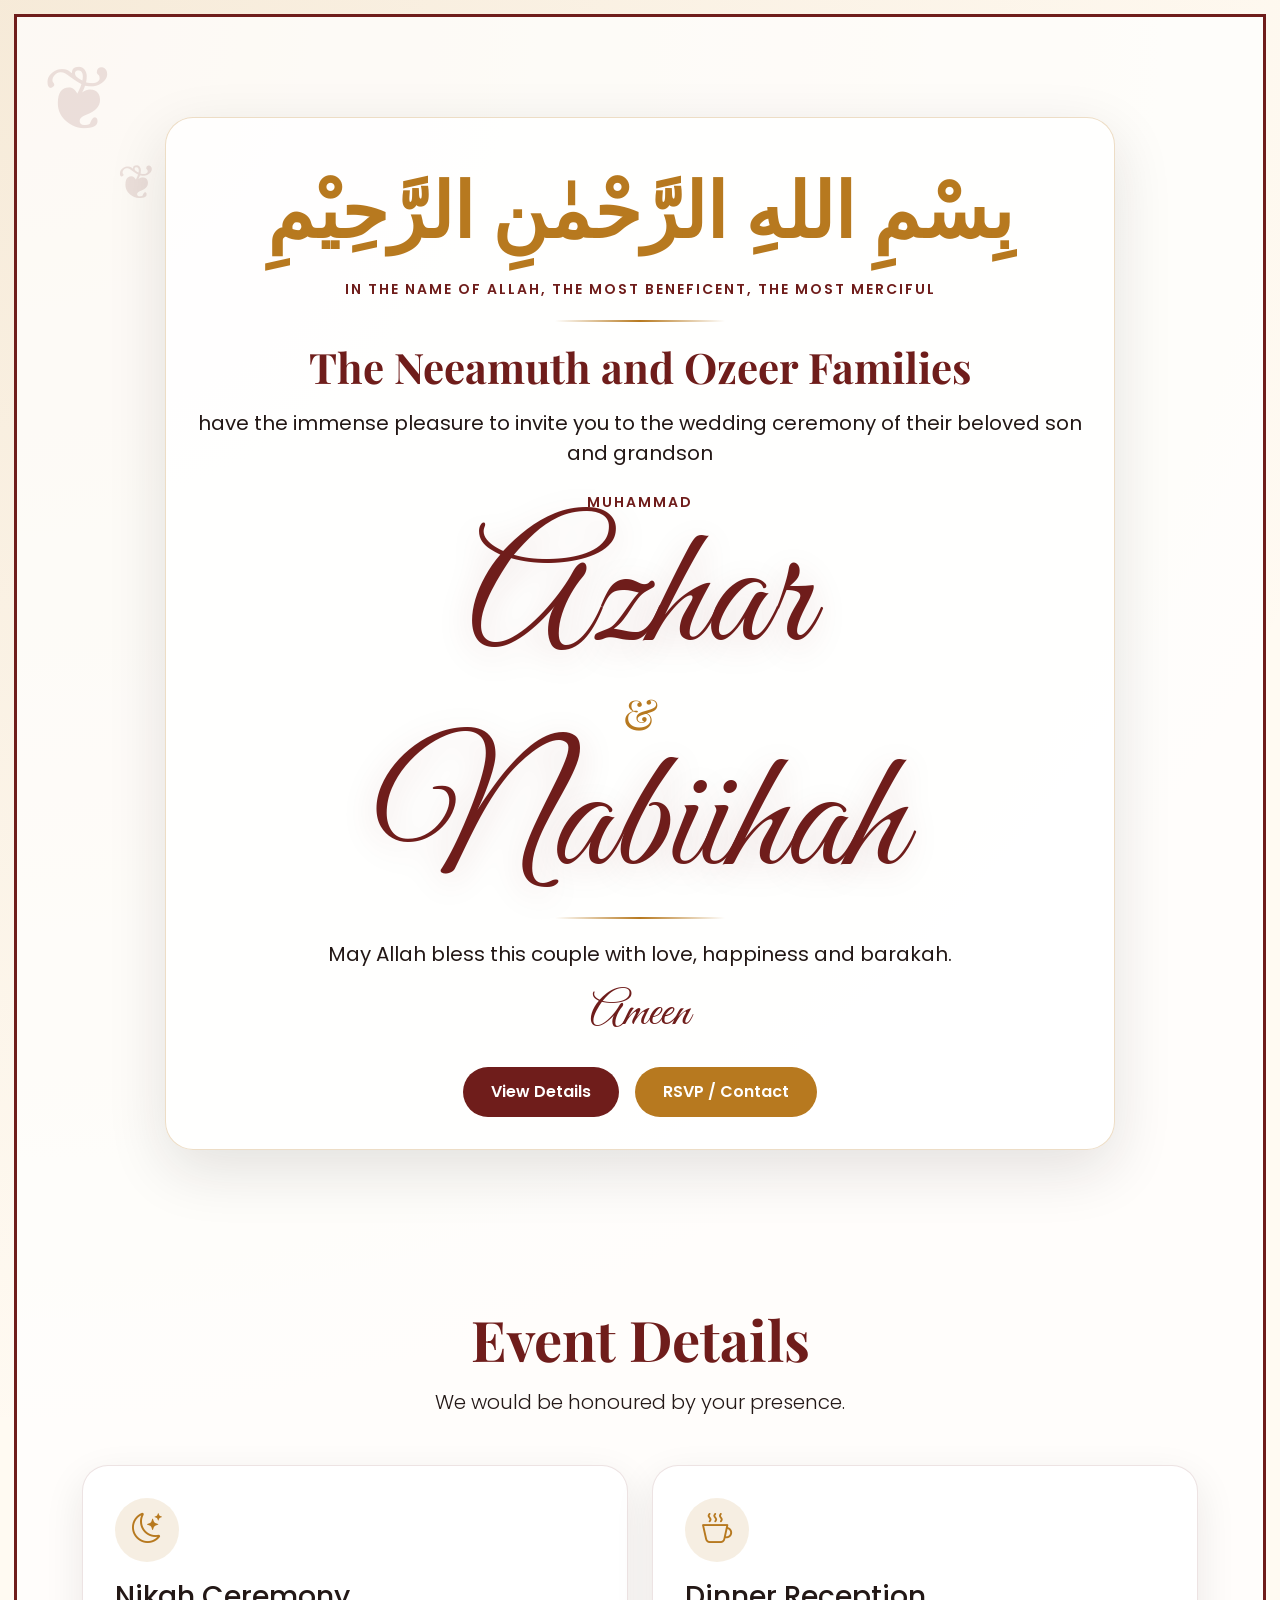
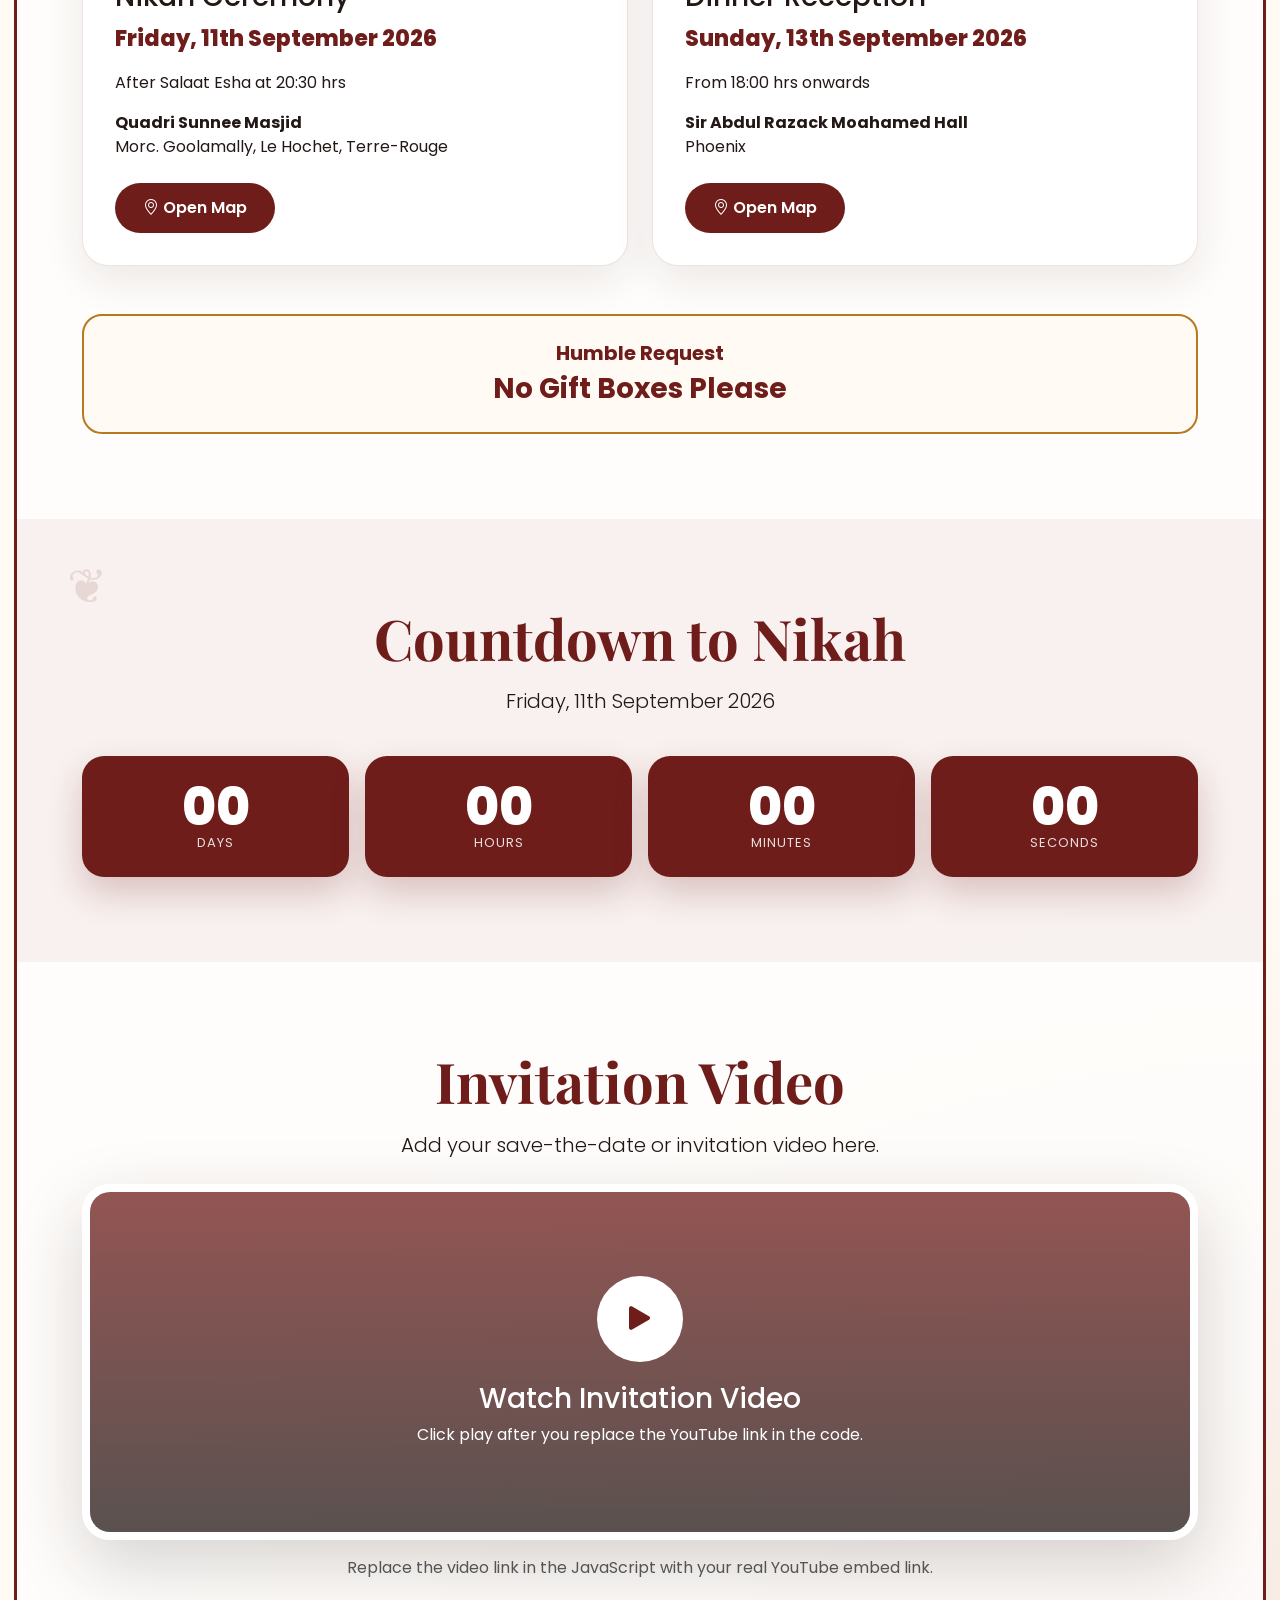
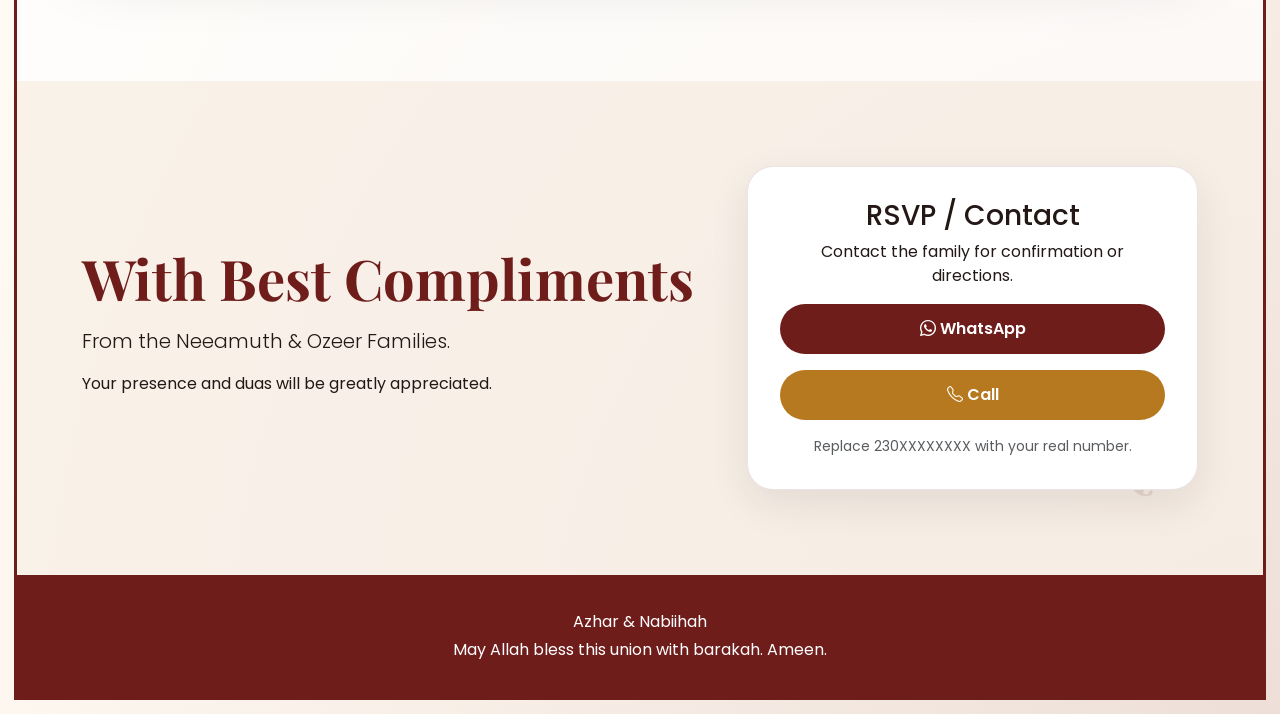
<file: index.html>
<!DOCTYPE html>
<html lang="en">
<head>
  <meta charset="UTF-8" />
  <meta name="viewport" content="width=device-width, initial-scale=1.0" />

  <title>Azhar & Nabiihah Wedding Invitation</title>

  <meta name="description" content="Wedding invitation for Muhammad Azhar and Nabiihah. Nikah ceremony and dinner details." />

  <!-- Bootstrap Online -->
  <link href="https://cdn.jsdelivr.net/npm/bootstrap@5.3.3/dist/css/bootstrap.min.css" rel="stylesheet">

  <!-- Bootstrap Icons Online -->
  <link href="https://cdn.jsdelivr.net/npm/bootstrap-icons@1.11.3/font/bootstrap-icons.css" rel="stylesheet">

  <!-- Google Fonts Online -->
  <link href="https://fonts.googleapis.com/css2?family=Great+Vibes&family=Playfair+Display:wght@400;600;700&family=Poppins:wght@300;400;500;600&display=swap" rel="stylesheet">

  <style>
    :root {
      --maroon: #6f1d1b;
      --gold: #b7791f;
      --cream: #fffaf2;
      --dark: #231816;
    }

    * {
      box-sizing: border-box;
    }

    body {
      font-family: "Poppins", sans-serif;
      background:
        radial-gradient(circle at top left, rgba(183,121,31,.12), transparent 35%),
        radial-gradient(circle at bottom right, rgba(111,29,27,.12), transparent 35%),
        var(--cream);
      color: var(--dark);
      overflow-x: hidden;
    }

    .page-border {
      border: 3px solid var(--maroon);
      margin: 14px;
      min-height: calc(100vh - 28px);
      position: relative;
      background: rgba(255,255,255,.72);
      overflow: hidden;
    }

    .page-border::before,
    .page-border::after {
      content: "❦";
      position: absolute;
      font-size: 90px;
      color: rgba(111,29,27,.12);
      z-index: 0;
    }

    .page-border::before {
      top: 15px;
      left: 25px;
    }

    .page-border::after {
      bottom: 15px;
      right: 25px;
      transform: rotate(180deg);
    }

    .hero {
      min-height: 92vh;
      display: flex;
      align-items: center;
      position: relative;
      z-index: 1;
      padding: 100px 0 70px;
    }

    .bismillah {
      font-family: "Playfair Display", serif;
      color: var(--gold);
      font-size: clamp(34px, 7vw, 76px);
      font-weight: 700;
      margin-bottom: 15px;
    }

    .small-title {
      letter-spacing: 2px;
      color: var(--maroon);
      font-weight: 600;
      text-transform: uppercase;
      font-size: 14px;
    }

    .families {
      font-family: "Playfair Display", serif;
      font-size: clamp(26px, 4vw, 42px);
      color: var(--maroon);
      font-weight: 700;
    }

    .names {
      font-family: "Great Vibes", cursive;
      font-size: clamp(75px, 16vw, 170px);
      color: var(--maroon);
      line-height: .85;
      text-shadow: 0 8px 35px rgba(111,29,27,.15);
    }

    .amp {
      font-family: "Playfair Display", serif;
      color: var(--gold);
      font-size: 42px;
      margin: 8px 0;
    }

    .gold-line {
      width: 170px;
      height: 2px;
      background: linear-gradient(90deg, transparent, var(--gold), transparent);
      margin: 20px auto;
    }

    .glass-card {
      background: rgba(255,255,255,.82);
      border: 1px solid rgba(183,121,31,.25);
      box-shadow: 0 20px 60px rgba(35,24,22,.12);
      border-radius: 28px;
      padding: 32px;
    }

    .section {
      padding: 85px 0;
      position: relative;
      z-index: 1;
    }

    .section-title {
      font-family: "Playfair Display", serif;
      font-size: clamp(34px, 5vw, 56px);
      color: var(--maroon);
      font-weight: 700;
      margin-bottom: 15px;
    }

    .event-card {
      height: 100%;
      border-radius: 26px;
      padding: 32px;
      background: white;
      border: 1px solid rgba(111,29,27,.12);
      box-shadow: 0 14px 40px rgba(35,24,22,.09);
      transition: .3s;
    }

    .event-card:hover {
      transform: translateY(-8px);
      box-shadow: 0 24px 60px rgba(35,24,22,.14);
    }

    .icon-circle {
      width: 64px;
      height: 64px;
      border-radius: 50%;
      display: grid;
      place-items: center;
      background: rgba(183,121,31,.13);
      color: var(--gold);
      font-size: 30px;
      margin-bottom: 18px;
    }

    .date-big {
      color: var(--maroon);
      font-weight: 800;
      font-size: 22px;
    }

    .btn-maroon {
      background: var(--maroon);
      color: white;
      border-radius: 999px;
      padding: 13px 28px;
      border: none;
      font-weight: 600;
    }

    .btn-maroon:hover {
      background: #511211;
      color: white;
    }

    .btn-gold {
      background: var(--gold);
      color: white;
      border-radius: 999px;
      padding: 13px 28px;
      border: none;
      font-weight: 600;
    }

    .btn-gold:hover {
      background: #956114;
      color: white;
    }

    .count-box {
      background: var(--maroon);
      color: white;
      border-radius: 22px;
      padding: 25px 12px;
      box-shadow: 0 16px 35px rgba(111,29,27,.22);
    }

    .count-number {
      font-size: clamp(30px, 5vw, 52px);
      font-weight: 800;
      line-height: 1;
    }

    .count-label {
      font-size: 13px;
      letter-spacing: 1px;
      opacity: .85;
      text-transform: uppercase;
    }

    .video-box {
      border-radius: 28px;
      overflow: hidden;
      box-shadow: 0 25px 70px rgba(35,24,22,.18);
      border: 8px solid white;
    }

    .video-placeholder {
      min-height: 340px;
      background:
        linear-gradient(rgba(111,29,27,.75), rgba(35,24,22,.75)),
        url("https://images.unsplash.com/photo-1519741497674-611481863552?auto=format&fit=crop&w=1400&q=80");
      background-size: cover;
      background-position: center;
      display: grid;
      place-items: center;
      color: white;
      text-align: center;
      padding: 35px;
    }

    .play-btn {
      width: 86px;
      height: 86px;
      border-radius: 50%;
      background: white;
      color: var(--maroon);
      display: grid;
      place-items: center;
      font-size: 42px;
      margin: 0 auto 20px;
      cursor: pointer;
      transition: .3s;
    }

    .play-btn:hover {
      transform: scale(1.08);
      background: var(--gold);
      color: white;
    }

    .request-box {
      border: 2px solid var(--gold);
      border-radius: 20px;
      padding: 22px;
      background: rgba(255,250,242,.8);
      color: var(--maroon);
      font-weight: 700;
      text-align: center;
    }

    .footer {
      background: var(--maroon);
      color: white;
      padding: 35px 0;
      text-align: center;
    }

    .floating-leaf {
      position: absolute;
      color: rgba(111,29,27,.12);
      font-size: 48px;
      animation: float 5s ease-in-out infinite;
      z-index: 0;
    }

    .leaf-1 { top: 130px; left: 8%; }
    .leaf-2 { bottom: 180px; right: 8%; animation-delay: 1.5s; }
    .leaf-3 { top: 55%; left: 4%; animation-delay: 2.5s; }

    @keyframes float {
      0%, 100% { transform: translateY(0) rotate(0); }
      50% { transform: translateY(-18px) rotate(8deg); }
    }

    .reveal {
      opacity: 0;
      transform: translateY(30px);
      transition: .8s;
    }

    .reveal.show {
      opacity: 1;
      transform: translateY(0);
    }

    @media(max-width: 768px) {
      .page-border {
        margin: 7px;
      }

      .glass-card {
        padding: 24px 18px;
      }

      .hero {
        padding-top: 90px;
      }

      .names {
        font-size: 82px;
      }
    }
  </style>
</head>

<body>

<div class="page-border">

  <span class="floating-leaf leaf-1">❦</span>
  <span class="floating-leaf leaf-2">❦</span>
  <span class="floating-leaf leaf-3">❦</span>

  <header class="hero" id="invitation">
    <div class="container text-center">
      <div class="glass-card mx-auto reveal" style="max-width: 950px;">

        <div class="bismillah">بِسْمِ اللهِ الرَّحْمٰنِ الرَّحِيْمِ</div>

        <p class="small-title">In the name of Allah, the Most Beneficent, the Most Merciful</p>

        <div class="gold-line"></div>

        <h2 class="families">The Neeamuth and Ozeer Families</h2>

        <p class="fs-5 mt-3">
          have the immense pleasure to invite you to the wedding ceremony of their beloved son and grandson
        </p>

        <p class="small-title mt-4">Muhammad</p>

        <div class="names">Azhar</div>

        <div class="amp">&</div>

        <div class="names">Nabiihah</div>

        <div class="gold-line"></div>

        <p class="fs-5">
          May Allah bless this couple with love, happiness and barakah.
        </p>

        <h3 class="mt-3" style="font-family: Great Vibes, cursive; color: var(--maroon); font-size: 48px;">
          Ameen
        </h3>

        <div class="mt-4 d-flex justify-content-center gap-3 flex-wrap">
          <a href="#events" class="btn btn-maroon">View Details</a>
          <a href="#rsvp" class="btn btn-gold">RSVP / Contact</a>
        </div>

      </div>
    </div>
  </header>

  <section class="section" id="events">
    <div class="container">
      <div class="text-center reveal">
        <h2 class="section-title">Event Details</h2>
        <p class="lead">We would be honoured by your presence.</p>
      </div>

      <div class="row g-4 mt-4">

        <div class="col-lg-6 reveal">
          <div class="event-card">
            <div class="icon-circle"><i class="bi bi-moon-stars"></i></div>
            <h3>Nikah Ceremony</h3>
            <p class="date-big">Friday, 11th September 2026</p>
            <p>After Salaat Esha at 20:30 hrs</p>
            <p>
              <strong>Quadri Sunnee Masjid</strong><br>
              Morc. Goolamally, Le Hochet, Terre-Rouge
            </p>
            <a class="btn btn-maroon mt-2" target="_blank" href="https://www.google.com/maps/search/?api=1&query=Quadri+Sunnee+Masjid+Le+Hochet+Terre+Rouge">
              <i class="bi bi-geo-alt"></i> Open Map
            </a>
          </div>
        </div>

        <div class="col-lg-6 reveal">
          <div class="event-card">
            <div class="icon-circle"><i class="bi bi-cup-hot"></i></div>
            <h3>Dinner Reception</h3>
            <p class="date-big">Sunday, 13th September 2026</p>
            <p>From 18:00 hrs onwards</p>
            <p>
              <strong>Sir Abdul Razack Moahamed Hall</strong><br>
              Phoenix
            </p>
            <a class="btn btn-maroon mt-2" target="_blank" href="https://www.google.com/maps/search/?api=1&query=Sir+Abdul+Razack+Moahamed+Hall+Phoenix+Mauritius">
              <i class="bi bi-geo-alt"></i> Open Map
            </a>
          </div>
        </div>

      </div>

      <div class="request-box mt-5 reveal">
        <div class="fs-5">Humble Request</div>
        <div class="fs-3">No Gift Boxes Please</div>
      </div>
    </div>
  </section>

  <section class="section" id="countdown" style="background: rgba(111,29,27,.05);">
    <div class="container text-center">
      <div class="reveal">
        <h2 class="section-title">Countdown to Nikah</h2>
        <p class="lead">Friday, 11th September 2026</p>
      </div>

      <div class="row g-3 justify-content-center mt-4 reveal">
        <div class="col-6 col-md-3">
          <div class="count-box">
            <div class="count-number" id="days">00</div>
            <div class="count-label">Days</div>
          </div>
        </div>

        <div class="col-6 col-md-3">
          <div class="count-box">
            <div class="count-number" id="hours">00</div>
            <div class="count-label">Hours</div>
          </div>
        </div>

        <div class="col-6 col-md-3">
          <div class="count-box">
            <div class="count-number" id="minutes">00</div>
            <div class="count-label">Minutes</div>
          </div>
        </div>

        <div class="col-6 col-md-3">
          <div class="count-box">
            <div class="count-number" id="seconds">00</div>
            <div class="count-label">Seconds</div>
          </div>
        </div>
      </div>
    </div>
  </section>

  <section class="section" id="video">
    <div class="container">
      <div class="text-center reveal">
        <h2 class="section-title">Invitation Video</h2>
        <p class="lead">Add your save-the-date or invitation video here.</p>
      </div>

      <div class="video-box mt-4 reveal">
        <div class="video-placeholder" id="videoPlaceholder">
          <div>
            <div class="play-btn" id="playVideo">
              <i class="bi bi-play-fill"></i>
            </div>
            <h3>Watch Invitation Video</h3>
            <p class="mb-0">Click play after you replace the YouTube link in the code.</p>
          </div>
        </div>
      </div>

      <p class="text-center mt-3 text-muted">
        Replace the video link in the JavaScript with your real YouTube embed link.
      </p>
    </div>
  </section>

  <section class="section" id="rsvp" style="background: rgba(183,121,31,.08);">
    <div class="container">
      <div class="row align-items-center g-4">

        <div class="col-lg-7 reveal">
          <h2 class="section-title">With Best Compliments</h2>
          <p class="lead">
            From the Neeamuth & Ozeer Families.
          </p>
          <p>
            Your presence and duas will be greatly appreciated.
          </p>
        </div>

        <div class="col-lg-5 reveal">
          <div class="event-card text-center">
            <h3>RSVP / Contact</h3>
            <p>Contact the family for confirmation or directions.</p>

            <a class="btn btn-maroon w-100 mb-3" href="https://wa.me/230XXXXXXXX">
              <i class="bi bi-whatsapp"></i> WhatsApp
            </a>

            <a class="btn btn-gold w-100" href="tel:+230XXXXXXXX">
              <i class="bi bi-telephone"></i> Call
            </a>

            <p class="small text-muted mt-3 mb-0">
              Replace 230XXXXXXXX with your real number.
            </p>
          </div>
        </div>

      </div>
    </div>
  </section>

  <footer class="footer">
    <div class="container">
      <p class="mb-1">Azhar & Nabiihah</p>
      <p class="mb-0">May Allah bless this union with barakah. Ameen.</p>
    </div>
  </footer>

</div>

<!-- jQuery Online -->
<script src="https://code.jquery.com/jquery-3.7.1.min.js"></script>

<!-- Bootstrap JS Online -->
<script src="https://cdn.jsdelivr.net/npm/bootstrap@5.3.3/dist/js/bootstrap.bundle.min.js"></script>

<script>
  // Countdown
  const weddingDate = new Date("September 11, 2026 20:30:00").getTime();

  function updateCountdown() {
    const now = new Date().getTime();
    const distance = weddingDate - now;

    if (distance < 0) {
      $("#days").text("00");
      $("#hours").text("00");
      $("#minutes").text("00");
      $("#seconds").text("00");
      return;
    }

    const days = Math.floor(distance / (1000 * 60 * 60 * 24));
    const hours = Math.floor((distance / (1000 * 60 * 60)) % 24);
    const minutes = Math.floor((distance / (1000 * 60)) % 60);
    const seconds = Math.floor((distance / 1000) % 60);

    $("#days").text(days);
    $("#hours").text(String(hours).padStart(2, "0"));
    $("#minutes").text(String(minutes).padStart(2, "0"));
    $("#seconds").text(String(seconds).padStart(2, "0"));
  }

  setInterval(updateCountdown, 1000);
  updateCountdown();

  // Smooth close mobile menu after clicking
  $(".nav-link").on("click", function () {
    $(".navbar-collapse").collapse("hide");
  });

  // Reveal animation
  function revealOnScroll() {
    $(".reveal").each(function () {
      const elementTop = $(this).offset().top;
      const windowBottom = $(window).scrollTop() + $(window).height();

      if (windowBottom > elementTop + 80) {
        $(this).addClass("show");
      }
    });
  }

  $(window).on("scroll", revealOnScroll);
  $(document).ready(revealOnScroll);

  // Invitation video
  $("#playVideo").on("click", function () {
    $("#videoPlaceholder").html(`
      <div class="ratio ratio-16x9 w-100">
        <iframe
          src="https://www.youtube.com/embed/dQw4w9WgXcQ?autoplay=1"
          title="Invitation Video"
          allow="autoplay; encrypted-media"
          allowfullscreen>
        </iframe>
      </div>
    `);
  });
</script>

</body>
</html>
</file>
